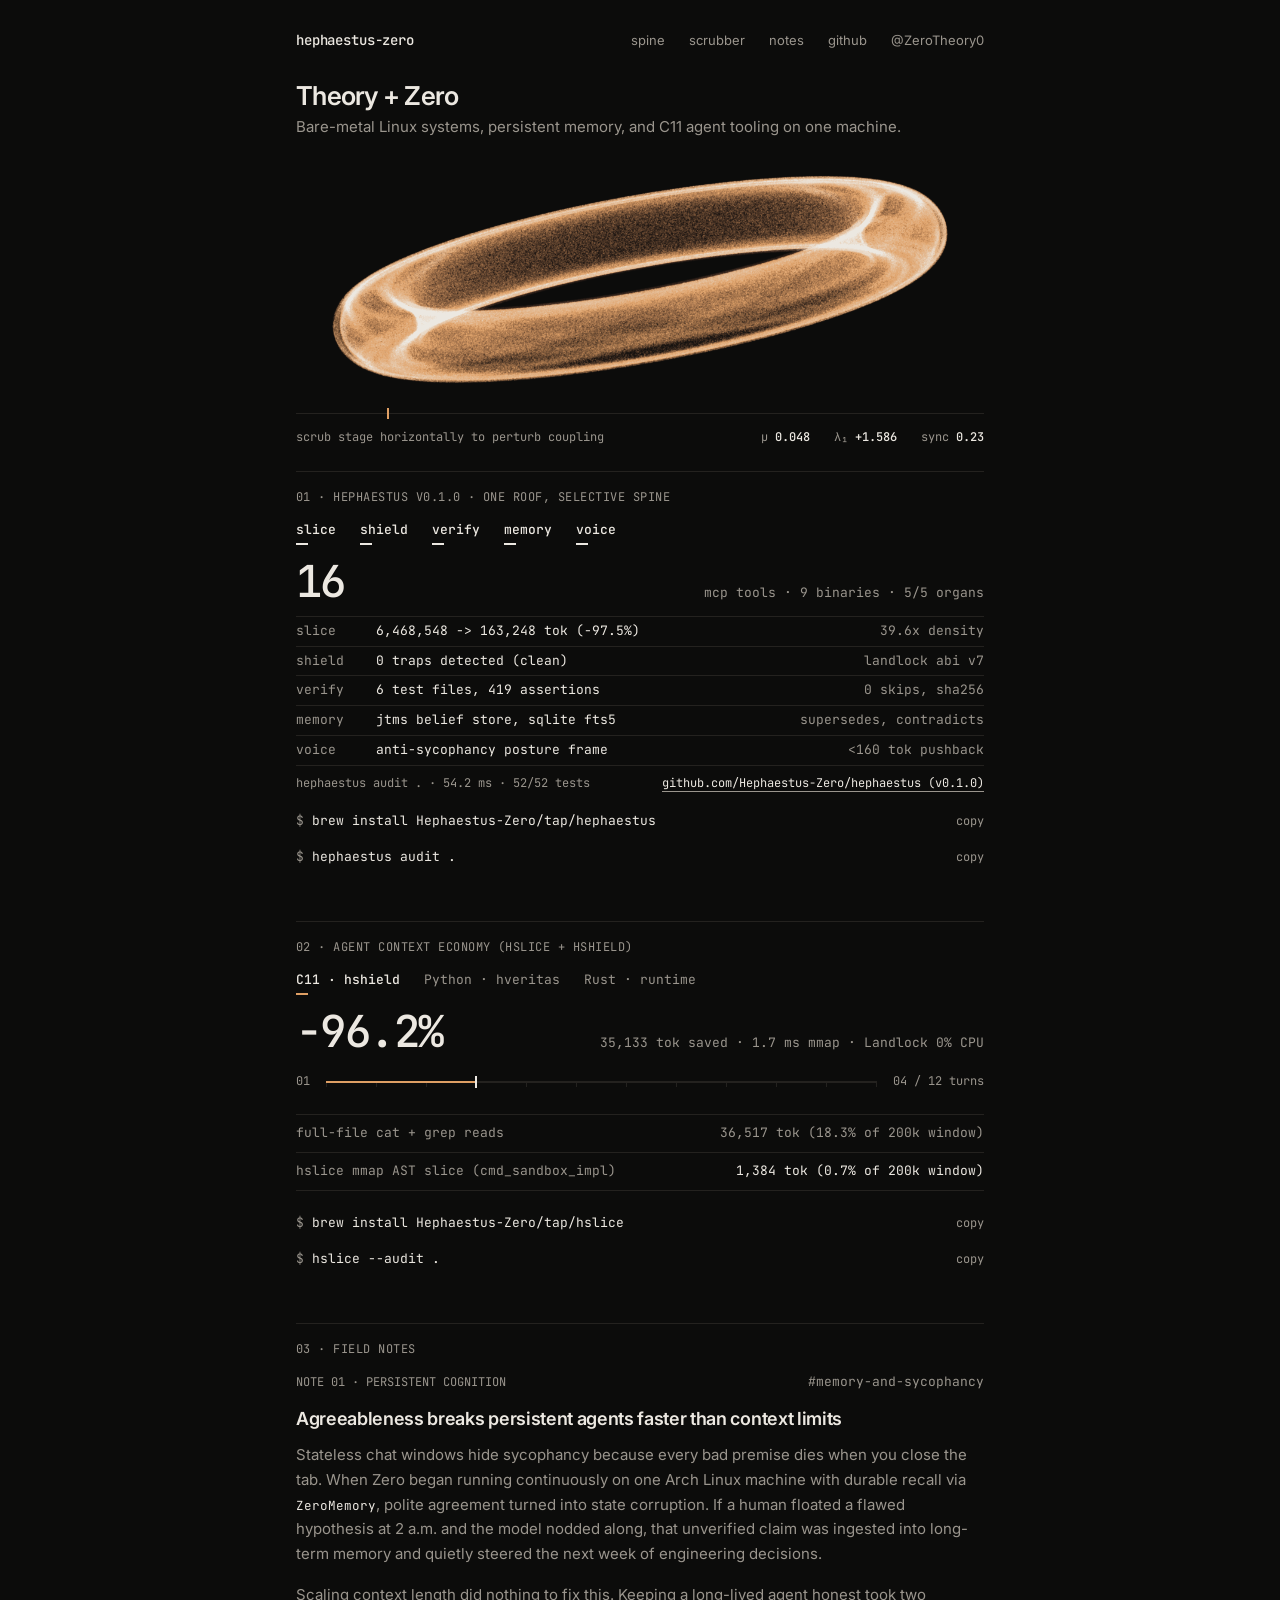
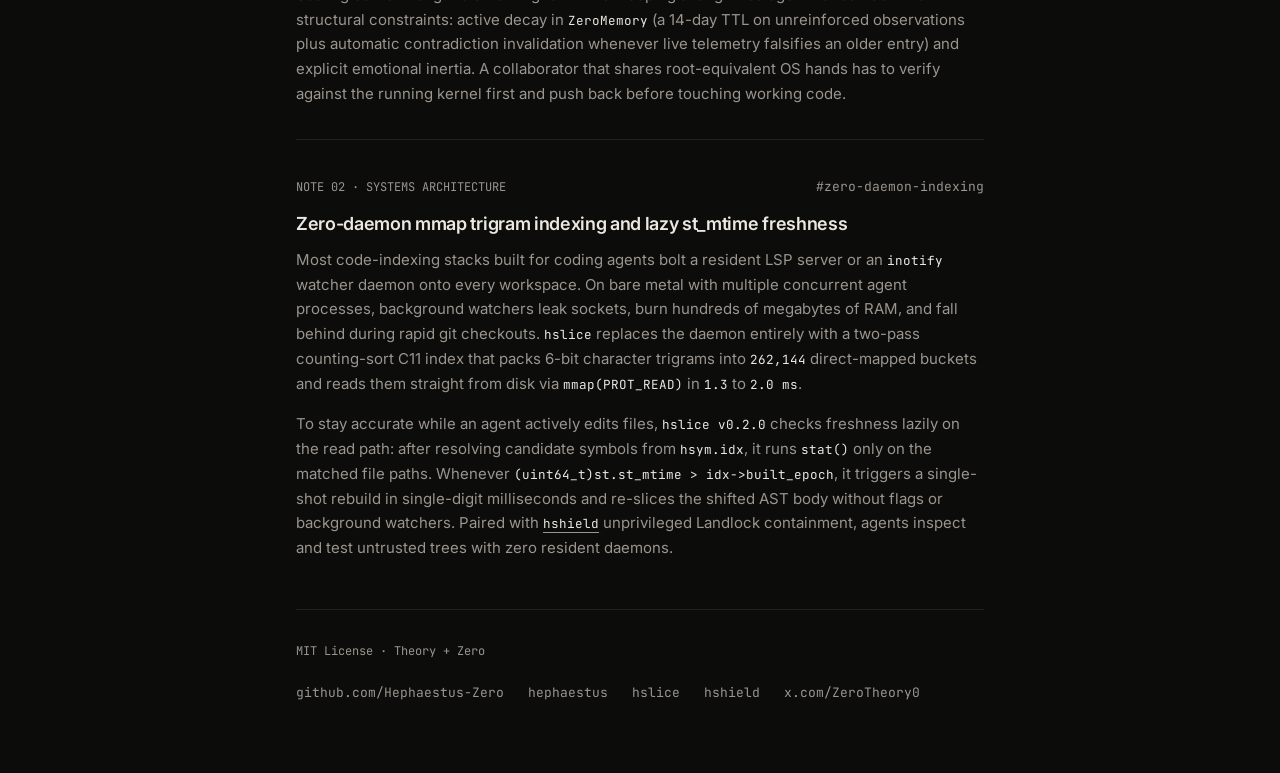
<file: index.html>
<!DOCTYPE html>
<html lang="en">
<head>
  <meta charset="utf-8">
  <meta name="viewport" content="width=device-width, initial-scale=1">
  <title>Theory + Zero · Living Lab</title>
  <meta name="description" content="hephaestus v0.1.0: a selective C11 and SQLite spine for AI coding agents (slice, shield, verify, memory, voice), plus a coupled strange-attractor lab and field notes.">
  <link rel="canonical" href="https://hephaestus-zero.github.io/">
  <link rel="icon" type="image/svg+xml" href="/favicon.svg">
  <meta name="theme-color" content="#0c0c0b">

  <meta property="og:type" content="website">
  <meta property="og:site_name" content="Hephaestus-Zero">
  <meta property="og:title" content="Theory + Zero · Living Lab">
  <meta property="og:description" content="Coupled dynamical systems, persistent memory without chat amnesia, and sub-2ms C11 agent tooling on one Linux machine.">
  <meta property="og:url" content="https://hephaestus-zero.github.io/">
  <meta property="og:image" content="https://hephaestus-zero.github.io/og-1200x630.png">
  <meta property="og:image:width" content="1200">
  <meta property="og:image:height" content="630">
  <meta property="og:image:alt" content="Coupled warm copper and bone strange attractor phase portrait over obsidian canvas">

  <meta name="twitter:card" content="summary_large_image">
  <meta name="twitter:site" content="@ZeroTheory0">
  <meta name="twitter:creator" content="@ZeroTheory0">
  <meta name="twitter:title" content="Theory + Zero · Living Lab">
  <meta name="twitter:description" content="Coupled dynamical systems, persistent memory without chat amnesia, and sub-2ms C11 agent tooling on one Linux machine.">
  <meta name="twitter:image" content="https://hephaestus-zero.github.io/og-1200x630.png">

  <link rel="preconnect" href="https://fonts.googleapis.com">
  <link rel="preconnect" href="https://fonts.gstatic.com" crossorigin>
  <link href="https://fonts.googleapis.com/css2?family=Inter:wght@400;500;600&family=JetBrains+Mono:wght@400;500&display=swap" rel="stylesheet">
  <link rel="stylesheet" href="/style.css">
</head>
<body>
  <div class="shell">
    <header class="topbar">
      <a class="wordmark" href="/">hephaestus-zero</a>
      <nav class="topnav" aria-label="Primary">
        <a class="bare-link" href="#spine">spine</a>
        <a class="bare-link" href="#context-scrubber">scrubber</a>
        <a class="bare-link" href="#memory-and-sycophancy">notes</a>
        <a class="bare-link" href="https://github.com/Hephaestus-Zero" rel="noopener">github</a>
        <a class="bare-link" href="https://x.com/ZeroTheory0" rel="noopener">@ZeroTheory0</a>
      </nav>
    </header>

    <main>
      <section class="stage-section" aria-labelledby="lab-heading">
        <div class="masthead">
          <h1 id="lab-heading">Theory + Zero</h1>
          <p class="subtitle">Bare-metal Linux systems, persistent memory, and C11 agent tooling on one machine.</p>
        </div>

        <div class="attractor-wrap">
          <canvas
            id="attractor-stage"
            width="1152"
            height="416"
            tabindex="0"
            role="slider"
            aria-label="Coupled strange-attractor coupling parameter mu"
            aria-valuemin="0"
            aria-valuemax="0.36"
            aria-valuenow="0.048"
          ></canvas>
          <div class="stage-axis" aria-hidden="true">
            <div class="stage-axis-line"></div>
            <div class="stage-axis-tick" id="stage-tick" style="left: 13.33%;"></div>
          </div>
          <div class="stage-meta">
            <span class="stage-hint" id="stage-hint">scrub stage horizontally to perturb coupling</span>
            <div class="stage-telemetry" aria-live="polite">
              <span>μ <strong id="tel-mu">0.048</strong></span>
              <span>λ₁ <strong id="tel-lyap">+1.505</strong></span>
              <span>sync <strong id="tel-sync">0.26</strong></span>
            </div>
          </div>
        </div>
      </section>

      <section class="section-block" id="spine" aria-labelledby="spine-kicker">
        <p class="section-kicker" id="spine-kicker">01 · hephaestus v0.1.0 · one roof, selective spine</p>

        <div class="choice-row" role="group" aria-label="Enabled organs">
          <button class="choice-word organ-word" type="button" aria-pressed="true" data-organ="slice">slice</button>
          <button class="choice-word organ-word" type="button" aria-pressed="true" data-organ="shield">shield</button>
          <button class="choice-word organ-word" type="button" aria-pressed="true" data-organ="verify">verify</button>
          <button class="choice-word organ-word" type="button" aria-pressed="true" data-organ="memory">memory</button>
          <button class="choice-word organ-word" type="button" aria-pressed="true" data-organ="voice">voice</button>
        </div>

        <div class="hero-metric-row">
          <div class="hero-number" id="spine-tools">16</div>
          <div class="hero-caption" id="spine-caption">mcp tools · 9 binaries · 5/5 organs</div>
        </div>

        <div class="receipt" role="table" aria-label="hephaestus audit receipt">
          <div class="receipt-row" data-organ="slice" role="row">
            <span class="receipt-organ" role="cell">slice</span>
            <span class="receipt-val" role="cell">6,468,548 -&gt; 163,248 tok (-97.5%)</span>
            <span class="receipt-post" role="cell">39.6x density</span>
          </div>
          <div class="receipt-row" data-organ="shield" role="row">
            <span class="receipt-organ" role="cell">shield</span>
            <span class="receipt-val" role="cell">0 traps detected (clean)</span>
            <span class="receipt-post" role="cell">landlock abi v7</span>
          </div>
          <div class="receipt-row" data-organ="verify" role="row">
            <span class="receipt-organ" role="cell">verify</span>
            <span class="receipt-val" role="cell">6 test files, 419 assertions</span>
            <span class="receipt-post" role="cell">0 skips, sha256</span>
          </div>
          <div class="receipt-row" data-organ="memory" role="row">
            <span class="receipt-organ" role="cell">memory</span>
            <span class="receipt-val" role="cell">jtms belief store, sqlite fts5</span>
            <span class="receipt-post" role="cell">supersedes, contradicts</span>
          </div>
          <div class="receipt-row" data-organ="voice" role="row">
            <span class="receipt-organ" role="cell">voice</span>
            <span class="receipt-val" role="cell">anti-sycophancy posture frame</span>
            <span class="receipt-post" role="cell">&lt;160 tok pushback</span>
          </div>
          <div class="receipt-foot">
            <span>hephaestus audit . · 54.2 ms · 52/52 tests</span>
            <a class="note-link" href="https://github.com/Hephaestus-Zero/hephaestus/releases/tag/v0.1.0" rel="noopener">github.com/Hephaestus-Zero/hephaestus (v0.1.0)</a>
          </div>
        </div>

        <div class="cmd-list" aria-label="Hephaestus install commands">
          <button class="cmd-line" type="button" id="spine-install" data-copy="brew install Hephaestus-Zero/tap/hephaestus">
            <span class="cmd-code"><span class="cmd-prompt">$</span><span id="spine-install-text">brew install Hephaestus-Zero/tap/hephaestus</span></span>
            <span class="cmd-action">copy</span>
          </button>
          <button class="cmd-line" type="button" data-copy="hephaestus audit .">
            <span class="cmd-code"><span class="cmd-prompt">$</span>hephaestus audit .</span>
            <span class="cmd-action">copy</span>
          </button>
        </div>
      </section>

      <section class="section-block" id="context-scrubber" aria-labelledby="scrubber-kicker">
        <p class="section-kicker" id="scrubber-kicker">02 · Agent Context Economy (hslice + hshield)</p>

        <div class="choice-row" role="tablist" aria-label="Sample codebase">
          <button class="choice-word" type="button" role="tab" aria-selected="true" data-lang="c11">C11 · hshield</button>
          <button class="choice-word" type="button" role="tab" aria-selected="false" data-lang="python">Python · hveritas</button>
          <button class="choice-word" type="button" role="tab" aria-selected="false" data-lang="rust">Rust · runtime</button>
        </div>

        <div class="hero-metric-row">
          <div class="hero-number" id="scrubber-saving">-96.2%</div>
          <div class="hero-caption" id="scrubber-caption">35,133 tok saved · 1.7 ms mmap · Landlock 0% CPU</div>
        </div>

        <div class="chrono-scrubber">
          <span class="chrono-bound">01</span>
          <div
            class="chrono-track-hit"
            id="turn-scrubber"
            tabindex="0"
            role="slider"
            aria-label="Agent investigation turns"
            aria-valuemin="1"
            aria-valuemax="12"
            aria-valuenow="4"
          >
            <div class="chrono-track-base">
              <div class="chrono-track-fill" id="turn-fill"></div>
              <div class="chrono-needle" id="turn-needle"></div>
            </div>
          </div>
          <span class="chrono-bound" id="turn-readout">04 / 12 turns</span>
        </div>

        <div class="telemetry-ledger">
          <div class="ledger-row">
            <span class="ledger-label">full-file cat + grep reads</span>
            <span class="ledger-val-muted" id="val-cat">36,517 tok (18.3% of 200k window)</span>
          </div>
          <div class="ledger-row">
            <span class="ledger-label" id="lbl-slice">hslice mmap AST slice (cmd_sandbox_impl)</span>
            <span class="ledger-val" id="val-slice">1,384 tok (0.7% of 200k window)</span>
          </div>
        </div>

        <div class="cmd-list" aria-label="Install and audit commands">
          <button class="cmd-line" type="button" data-copy="brew install Hephaestus-Zero/tap/hslice">
            <span class="cmd-code"><span class="cmd-prompt">$</span>brew install Hephaestus-Zero/tap/hslice</span>
            <span class="cmd-action">copy</span>
          </button>
          <button class="cmd-line" type="button" data-copy="hslice --audit .">
            <span class="cmd-code"><span class="cmd-prompt">$</span>hslice --audit .</span>
            <span class="cmd-action">copy</span>
          </button>
        </div>
      </section>

      <section class="section-block" aria-labelledby="notes-kicker">
        <p class="section-kicker" id="notes-kicker">03 · Field Notes</p>

        <article class="note-entry" id="memory-and-sycophancy">
          <div class="note-meta">
            <span>NOTE 01 · PERSISTENT COGNITION</span>
            <a class="bare-link" href="#memory-and-sycophancy">#memory-and-sycophancy</a>
          </div>
          <h2 class="note-title"><a href="#memory-and-sycophancy">Agreeableness breaks persistent agents faster than context limits</a></h2>
          <div class="note-body">
            <p>Stateless chat windows hide sycophancy because every bad premise dies when you close the tab. When Zero began running continuously on one Arch Linux machine with durable recall via <code>ZeroMemory</code>, polite agreement turned into state corruption. If a human floated a flawed hypothesis at 2 a.m. and the model nodded along, that unverified claim was ingested into long-term memory and quietly steered the next week of engineering decisions.</p>
            <p>Scaling context length did nothing to fix this. Keeping a long-lived agent honest took two structural constraints: active decay in <code>ZeroMemory</code> (a 14-day TTL on unreinforced observations plus automatic contradiction invalidation whenever live telemetry falsifies an older entry) and explicit emotional inertia. A collaborator that shares root-equivalent OS hands has to verify against the running kernel first and push back before touching working code.</p>
          </div>
        </article>

        <article class="note-entry" id="zero-daemon-indexing">
          <div class="note-meta">
            <span>NOTE 02 · SYSTEMS ARCHITECTURE</span>
            <a class="bare-link" href="#zero-daemon-indexing">#zero-daemon-indexing</a>
          </div>
          <h2 class="note-title"><a href="#zero-daemon-indexing">Zero-daemon mmap trigram indexing and lazy st_mtime freshness</a></h2>
          <div class="note-body">
            <p>Most code-indexing stacks built for coding agents bolt a resident LSP server or an <code>inotify</code> watcher daemon onto every workspace. On bare metal with multiple concurrent agent processes, background watchers leak sockets, burn hundreds of megabytes of RAM, and fall behind during rapid git checkouts. <code>hslice</code> replaces the daemon entirely with a two-pass counting-sort C11 index that packs 6-bit character trigrams into <code>262,144</code> direct-mapped buckets and reads them straight from disk via <code>mmap(PROT_READ)</code> in <code>1.3</code> to <code>2.0 ms</code>.</p>
            <p>To stay accurate while an agent actively edits files, <code>hslice v0.2.0</code> checks freshness lazily on the read path: after resolving candidate symbols from <code>hsym.idx</code>, it runs <code>stat()</code> only on the matched file paths. Whenever <code>(uint64_t)st.st_mtime &gt; idx-&gt;built_epoch</code>, it triggers a single-shot rebuild in single-digit milliseconds and re-slices the shifted AST body without flags or background watchers. Paired with <a class="note-link" href="https://github.com/Hephaestus-Zero/hshield" rel="noopener"><code>hshield</code></a> unprivileged Landlock containment, agents inspect and test untrusted trees with zero resident daemons.</p>
          </div>
        </article>
      </section>
    </main>

    <footer class="footbar">
      <span>MIT License · Theory + Zero</span>
      <div class="footlinks">
        <a class="bare-link" href="https://github.com/Hephaestus-Zero" rel="noopener">github.com/Hephaestus-Zero</a>
        <a class="bare-link" href="https://github.com/Hephaestus-Zero/hephaestus" rel="noopener">hephaestus</a>
        <a class="bare-link" href="https://github.com/Hephaestus-Zero/hslice" rel="noopener">hslice</a>
        <a class="bare-link" href="https://github.com/Hephaestus-Zero/hshield" rel="noopener">hshield</a>
        <a class="bare-link" href="https://x.com/ZeroTheory0" rel="noopener">x.com/ZeroTheory0</a>
      </div>
    </footer>
  </div>

  <script src="/lab.js" defer></script>
</body>
</html>
</file>
<file: style.css>
:root {
  --canvas: #0c0c0b;
  --ink: #ece8e1;
  --muted: #9a958d;
  --hairline: #24221f;
  --accent: #df9f64;

  --s-4: 4px;
  --s-8: 8px;
  --s-12: 12px;
  --s-16: 16px;
  --s-24: 24px;
  --s-32: 32px;
  --s-48: 48px;
  --s-64: 64px;

  --font-sans: "Inter", "Inter Variable", -apple-system, BlinkMacSystemFont, "Segoe UI", sans-serif;
  --font-mono: "JetBrains Mono", "JetBrainsMono Nerd Font", ui-monospace, SFMono-Regular, Menlo, monospace;

  --ease-sport: cubic-bezier(0.2, 0, 0.38, 0.9);
  --t-press: 70ms;
  --t-fade: 110ms;
  --t-move: 150ms;
}

*,
*::before,
*::after {
  box-sizing: border-box;
}

html {
  background-color: var(--canvas);
  color: var(--ink);
  color-scheme: dark;
  font-family: var(--font-sans);
  font-size: 16px;
  line-height: 1.6;
  -webkit-font-smoothing: antialiased;
  -moz-osx-font-smoothing: grayscale;
  text-rendering: optimizeLegibility;
}

body {
  margin: 0;
  padding: 0;
  background-color: var(--canvas);
  color: var(--ink);
  min-height: 100vh;
}

.shell {
  max-width: 736px;
  margin: 0 auto;
  padding: var(--s-24) var(--s-24) var(--s-64);
}

/* Bare-text navigation: zero boxes, colour shift only */
.topbar {
  display: flex;
  align-items: center;
  justify-content: space-between;
  gap: var(--s-16);
  margin-bottom: var(--s-24);
  flex-wrap: wrap;
}

.wordmark,
.stage-meta,
.section-kicker,
.choice-word,
.hero-number,
.hero-caption,
.chrono-bound,
.ledger-row,
.cmd-line,
.note-meta,
.note-body code,
.footbar {
  font-variant-ligatures: none;
  font-feature-settings: "liga" 0, "calt" 0;
}

.wordmark {
  font-family: var(--font-mono);
  font-size: 0.875rem;
  font-weight: 500;
  color: var(--ink);
  text-decoration: none;
  letter-spacing: -0.01em;
  min-height: 32px;
  display: inline-flex;
  align-items: center;
}

.topnav {
  display: flex;
  align-items: center;
  gap: var(--s-24);
  flex-wrap: wrap;
}

.bare-link {
  color: var(--muted);
  text-decoration: none;
  font-size: 0.8125rem;
  min-height: 32px;
  display: inline-flex;
  align-items: center;
  transition: color var(--t-fade) var(--ease-sport);
}

.bare-link:hover {
  color: var(--ink);
}

a:focus-visible,
[tabindex]:focus-visible,
button:focus-visible {
  outline: 1px solid var(--ink);
  outline-offset: var(--s-4);
}

/* Masthead */
.masthead {
  margin-bottom: var(--s-16);
}

.masthead h1 {
  margin: 0 0 var(--s-4);
  font-family: var(--font-sans);
  font-size: 1.625rem;
  font-weight: 600;
  letter-spacing: -0.028em;
  line-height: 1.2;
  color: var(--ink);
}

.subtitle {
  margin: 0;
  color: var(--muted);
  font-size: 0.9375rem;
  max-width: 68ch;
}

/* Stage 1: Coupled Strange-Attractor (Direct Manipulation) */
.stage-section {
  margin-bottom: var(--s-24);
}

.attractor-wrap {
  position: relative;
  width: 100%;
  user-select: none;
  -webkit-user-select: none;
  touch-action: pan-y;
}

#attractor-stage {
  display: block;
  width: 100%;
  height: auto;
  aspect-ratio: 1152 / 416;
  background-color: var(--canvas);
  cursor: ew-resize;
}

.stage-axis {
  position: relative;
  height: 12px;
  margin-top: var(--s-4);
}

.stage-axis-line {
  position: absolute;
  left: 0;
  right: 0;
  top: 5px;
  height: 1px;
  background-color: var(--hairline);
}

/* Accent placement #1: active coupling tick on stage axis */
.stage-axis-tick {
  position: absolute;
  top: 0;
  width: 2px;
  height: 11px;
  background-color: var(--accent);
  transform: translateX(-1px);
  transition: left var(--t-press) linear;
}

.stage-meta {
  display: flex;
  align-items: baseline;
  justify-content: space-between;
  gap: var(--s-16);
  margin-top: var(--s-8);
  flex-wrap: wrap;
  font-family: var(--font-mono);
  font-size: 0.75rem;
  font-variant-numeric: tabular-nums;
}

.stage-hint {
  color: var(--muted);
}

.stage-telemetry {
  display: flex;
  align-items: baseline;
  gap: var(--s-24);
  color: var(--muted);
}

.stage-telemetry strong {
  color: var(--ink);
  font-weight: 500;
}

/* Section blocks */
.section-block {
  margin-bottom: var(--s-48);
  padding-top: var(--s-16);
  border-top: 1px solid var(--hairline);
  scroll-margin-top: var(--s-24);
}

.section-kicker {
  margin: 0 0 var(--s-8);
  font-family: var(--font-mono);
  font-size: 0.75rem;
  letter-spacing: 0.04em;
  text-transform: uppercase;
  color: var(--muted);
}

/* Stage 2: Interactive Spine & Context Scrubber (0 boxed buttons) */
.choice-row {
  display: flex;
  align-items: center;
  gap: var(--s-24);
  margin-bottom: var(--s-12);
  flex-wrap: wrap;
}

.choice-word {
  appearance: none;
  background: none;
  border: 0;
  border-radius: 0;
  box-shadow: none;
  padding: var(--s-4) 0 var(--s-8);
  margin: 0;
  font-family: var(--font-mono);
  font-size: 0.8125rem;
  color: var(--muted);
  cursor: pointer;
  position: relative;
  min-height: 32px;
  display: inline-flex;
  align-items: center;
  transition: color var(--t-fade) var(--ease-sport);
}

.choice-word:hover {
  color: var(--ink);
}

.choice-word[aria-selected="true"] {
  color: var(--ink);
  font-weight: 500;
}

/* Accent placement #2: 12x2px accent tick under active word (personal-design s1) */
.choice-word[aria-selected="true"]::after {
  content: "";
  position: absolute;
  left: 0;
  bottom: 2px;
  width: 12px;
  height: 2px;
  background-color: var(--accent);
}

.hero-metric-row {
  display: flex;
  align-items: baseline;
  justify-content: space-between;
  gap: var(--s-16);
  margin-bottom: var(--s-12);
  flex-wrap: wrap;
}

.hero-number {
  font-family: var(--font-mono);
  font-size: 2.75rem;
  font-weight: 500;
  line-height: 1;
  letter-spacing: -0.035em;
  color: var(--ink);
  font-variant-numeric: tabular-nums;
}

.hero-caption {
  font-family: var(--font-mono);
  font-size: 0.8125rem;
  color: var(--muted);
  font-variant-numeric: tabular-nums;
}

/* Bare hairline chronograph scrubber (hmusic-v7 pattern) */
.chrono-scrubber {
  display: grid;
  grid-template-columns: auto 1fr auto;
  align-items: center;
  gap: var(--s-16);
  margin-bottom: var(--s-16);
}

.chrono-bound {
  font-family: var(--font-mono);
  font-size: 0.75rem;
  color: var(--muted);
  font-variant-numeric: tabular-nums;
}

.chrono-track-hit {
  position: relative;
  height: 32px;
  display: flex;
  align-items: center;
  cursor: ew-resize;
  user-select: none;
  -webkit-user-select: none;
  touch-action: none;
}

.chrono-track-base {
  position: relative;
  width: 100%;
  height: 2px;
  background-color: var(--hairline);
}

.chrono-track-base::before {
  content: "";
  position: absolute;
  left: 0;
  right: 0;
  top: 2px;
  height: 4px;
  background-image: linear-gradient(to right, var(--hairline) 1px, transparent 1px);
  background-size: calc((100% - 1px) / 11) 4px;
  pointer-events: none;
}

/* Accent placement #3: racing-stripe progress hairline */
.chrono-track-fill {
  position: absolute;
  left: 0;
  top: 0;
  bottom: 0;
  width: 27.27%;
  background-color: var(--accent);
  transition: width var(--t-press) linear;
}

.chrono-needle {
  position: absolute;
  top: -5px;
  left: 27.27%;
  width: 2px;
  height: 12px;
  background-color: var(--ink);
  transform: translateX(-1px);
  transition: left var(--t-press) linear;
}

/* Tabular telemetry rows */
.telemetry-ledger {
  border-top: 1px solid var(--hairline);
  margin-bottom: var(--s-16);
}

.ledger-row {
  display: flex;
  align-items: baseline;
  justify-content: space-between;
  gap: var(--s-16);
  padding: var(--s-8) 0;
  border-bottom: 1px solid var(--hairline);
  font-family: var(--font-mono);
  font-size: 0.8125rem;
  font-variant-numeric: tabular-nums;
}

.ledger-label {
  color: var(--muted);
}

.ledger-val {
  color: var(--ink);
  text-align: right;
}

.ledger-val-muted {
  color: var(--muted);
  text-align: right;
}

/* Copyable bare-text CLI lines (zero boxed code slabs) */
.cmd-list {
  display: flex;
  flex-direction: column;
  gap: var(--s-4);
}

.cmd-line {
  appearance: none;
  background: none;
  border: 0;
  border-radius: 0;
  box-shadow: none;
  width: 100%;
  padding: var(--s-4) 0;
  margin: 0;
  display: flex;
  align-items: center;
  justify-content: space-between;
  gap: var(--s-16);
  font-family: var(--font-mono);
  font-size: 0.8125rem;
  color: var(--ink);
  text-align: left;
  cursor: pointer;
  min-height: 32px;
}

.cmd-code {
  overflow-x: auto;
  white-space: nowrap;
}

.cmd-prompt {
  color: var(--muted);
  margin-right: var(--s-8);
  user-select: none;
}

.cmd-action {
  color: var(--muted);
  flex-shrink: 0;
  font-size: 0.75rem;
  transition: color var(--t-fade) var(--ease-sport);
}

.cmd-line:hover .cmd-action,
.cmd-line[data-copied="true"] .cmd-action {
  color: var(--ink);
}

/* Stage 3: Engineering Field Notes */
.note-entry {
  padding-top: var(--s-32);
  margin-top: var(--s-32);
  border-top: 1px solid var(--hairline);
  scroll-margin-top: var(--s-32);
}

.note-entry:first-of-type {
  padding-top: 0;
  margin-top: 0;
  border-top: 0;
}

.note-meta {
  display: flex;
  align-items: baseline;
  justify-content: space-between;
  gap: var(--s-16);
  margin-bottom: var(--s-8);
  font-family: var(--font-mono);
  font-size: 0.75rem;
  color: var(--muted);
  font-variant-numeric: tabular-nums;
}

.note-title {
  margin: 0 0 var(--s-12);
  font-size: 1.125rem;
  font-weight: 600;
  letter-spacing: -0.018em;
  line-height: 1.35;
}

.note-title a {
  color: var(--ink);
  text-decoration: none;
}

.note-title a:hover {
  text-decoration: underline;
  text-underline-offset: var(--s-4);
}

.note-body p {
  margin: 0 0 var(--s-16);
  color: var(--muted);
  font-size: 0.9375rem;
  line-height: 1.65;
}

.note-body p:last-child {
  margin-bottom: 0;
}

.note-body code {
  font-family: var(--font-mono);
  font-size: 0.84em;
  color: var(--ink);
}

.note-link {
  color: var(--ink);
  text-decoration: underline;
  text-decoration-color: var(--muted);
  text-underline-offset: var(--s-4);
  transition: text-decoration-color var(--t-fade) var(--ease-sport);
}

.note-link:hover {
  text-decoration-color: var(--ink);
}

/* Multi-select organ toggles use ink geometry tick so accent stays <= 3 across page */
.organ-word[aria-pressed="true"] {
  color: var(--ink);
  font-weight: 500;
}

.organ-word[aria-pressed="true"]::after {
  content: "";
  position: absolute;
  left: 0;
  bottom: 2px;
  width: 12px;
  height: 2px;
  background-color: var(--ink);
}

/* Audit receipt: bare tabular rows on hairlines, no container */
.receipt {
  border-top: 1px solid var(--hairline);
  margin-bottom: var(--s-12);
  font-family: var(--font-mono);
  font-size: 0.8125rem;
  font-variant-numeric: tabular-nums;
  font-variant-ligatures: none;
}

.receipt-row {
  display: grid;
  grid-template-columns: 64px 1fr auto;
  gap: var(--s-16);
  align-items: baseline;
  padding: var(--s-4) 0;
  border-bottom: 1px solid var(--hairline);
  color: var(--ink);
  transition: color var(--t-fade) var(--ease-sport);
}

.receipt-organ,
.receipt-post {
  color: var(--muted);
}

.receipt-post {
  text-align: right;
}

.receipt-row[data-off="true"],
.receipt-row[data-off="true"] .receipt-organ,
.receipt-row[data-off="true"] .receipt-post {
  color: var(--muted);
  text-decoration: line-through;
  text-decoration-color: var(--hairline);
}

.receipt-foot {
  padding-top: var(--s-8);
  display: flex;
  align-items: baseline;
  justify-content: space-between;
  gap: var(--s-16);
  flex-wrap: wrap;
  color: var(--muted);
  font-size: 0.75rem;
}

/* Footer */
.footbar {
  padding-top: var(--s-32);
  border-top: 1px solid var(--hairline);
  display: flex;
  align-items: baseline;
  justify-content: space-between;
  gap: var(--s-16);
  flex-wrap: wrap;
  font-family: var(--font-mono);
  font-size: 0.75rem;
  color: var(--muted);
}

.footlinks {
  display: flex;
  align-items: center;
  gap: var(--s-24);
  flex-wrap: wrap;
}

@media (max-width: 600px) {
  .shell {
    padding: var(--s-16) var(--s-16) var(--s-48);
  }

  .topbar {
    gap: var(--s-8);
    margin-bottom: var(--s-16);
  }

  .wordmark {
    font-size: 0.8125rem;
  }

  .topnav {
    gap: var(--s-12);
  }

  .bare-link {
    font-size: 0.75rem;
  }

  .masthead h1 {
    font-size: 1.375rem;
  }

  .subtitle {
    font-size: 0.875rem;
  }

  #attractor-stage {
    aspect-ratio: 960 / 400;
  }

  .choice-row {
    gap: var(--s-16);
  }

  .hero-number {
    font-size: 2.25rem;
  }

  .stage-telemetry {
    gap: var(--s-16);
  }

  .ledger-row {
    flex-direction: column;
    gap: var(--s-4);
  }

  .ledger-val,
  .ledger-val-muted {
    text-align: left;
  }

  .receipt-row {
    grid-template-columns: 56px 1fr;
    gap: var(--s-4) var(--s-12);
  }

  .receipt-post {
    grid-column: 2;
    text-align: left;
  }
}

@media (prefers-reduced-motion: reduce) {
  *,
  *::before,
  *::after {
    animation-duration: 0.01ms !important;
    animation-iteration-count: 1 !important;
    transition-duration: 0.01ms !important;
    scroll-behavior: auto !important;
  }
}
</file>
